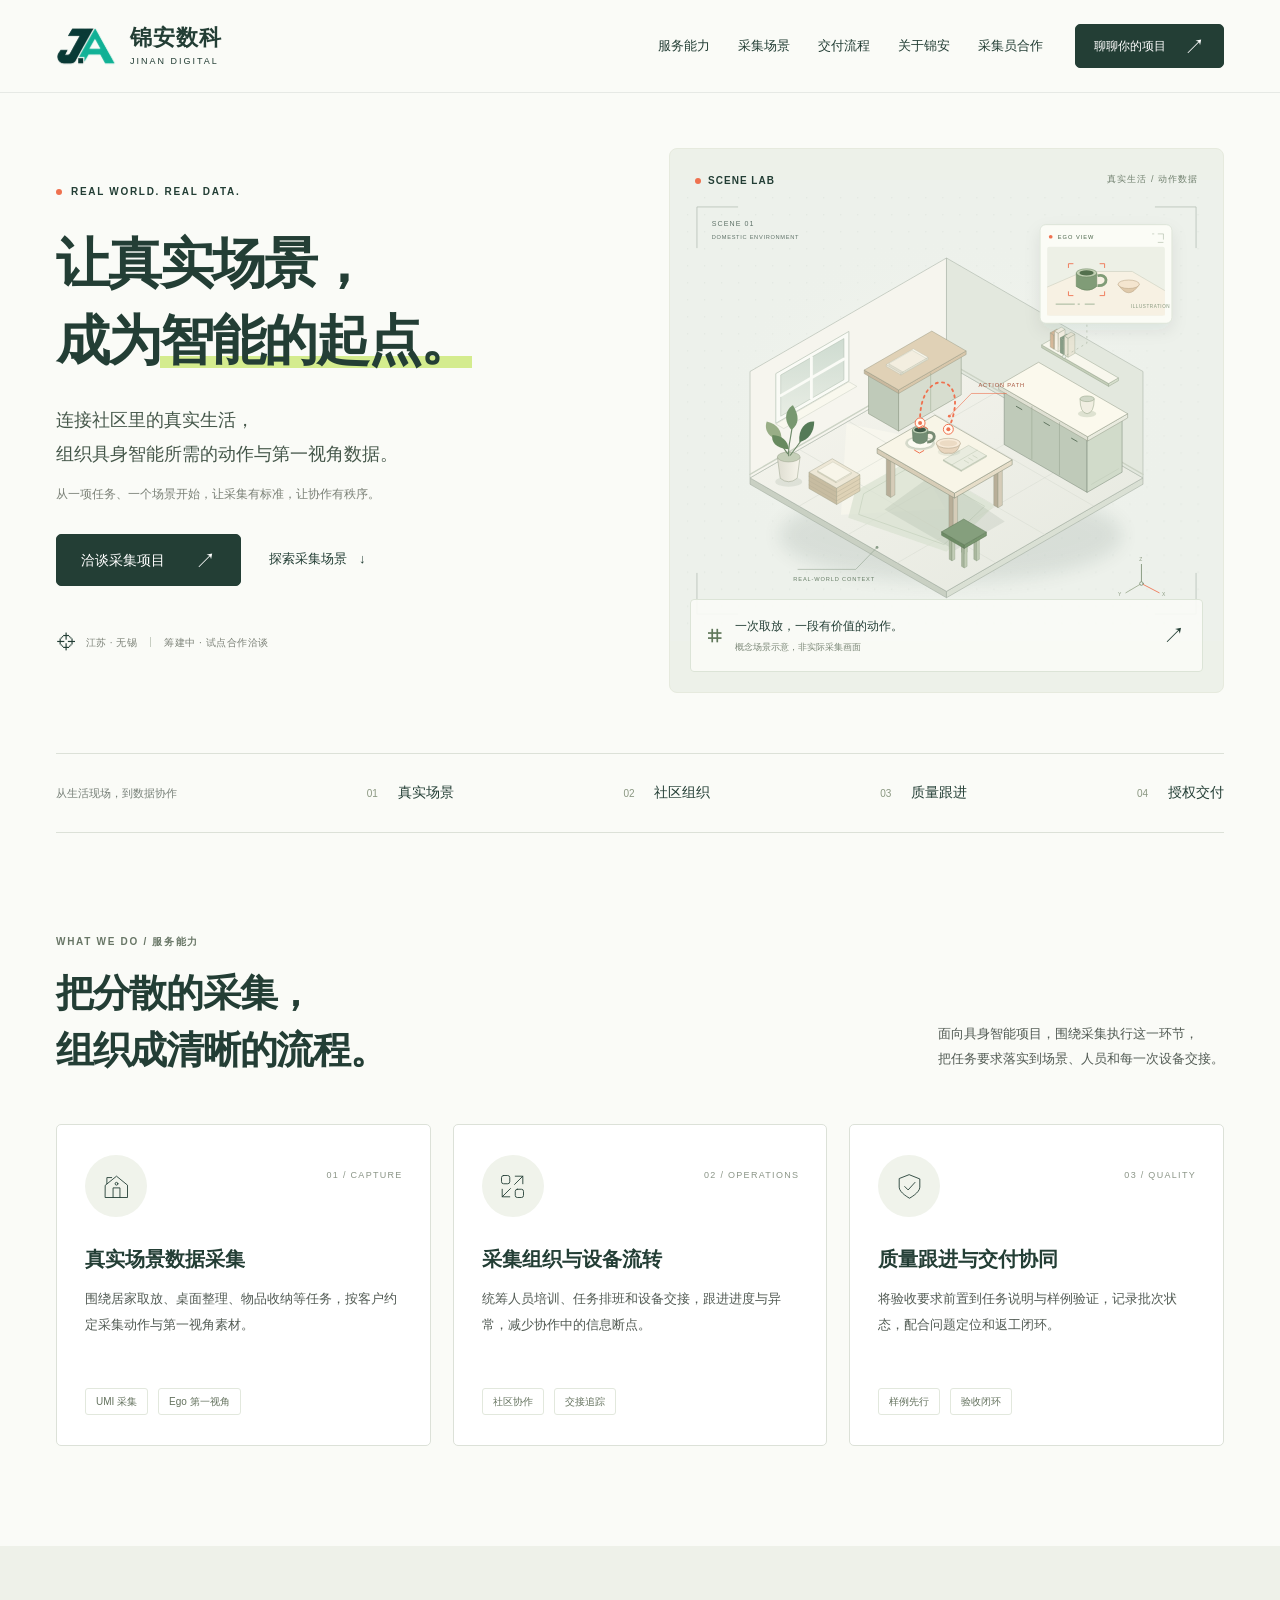
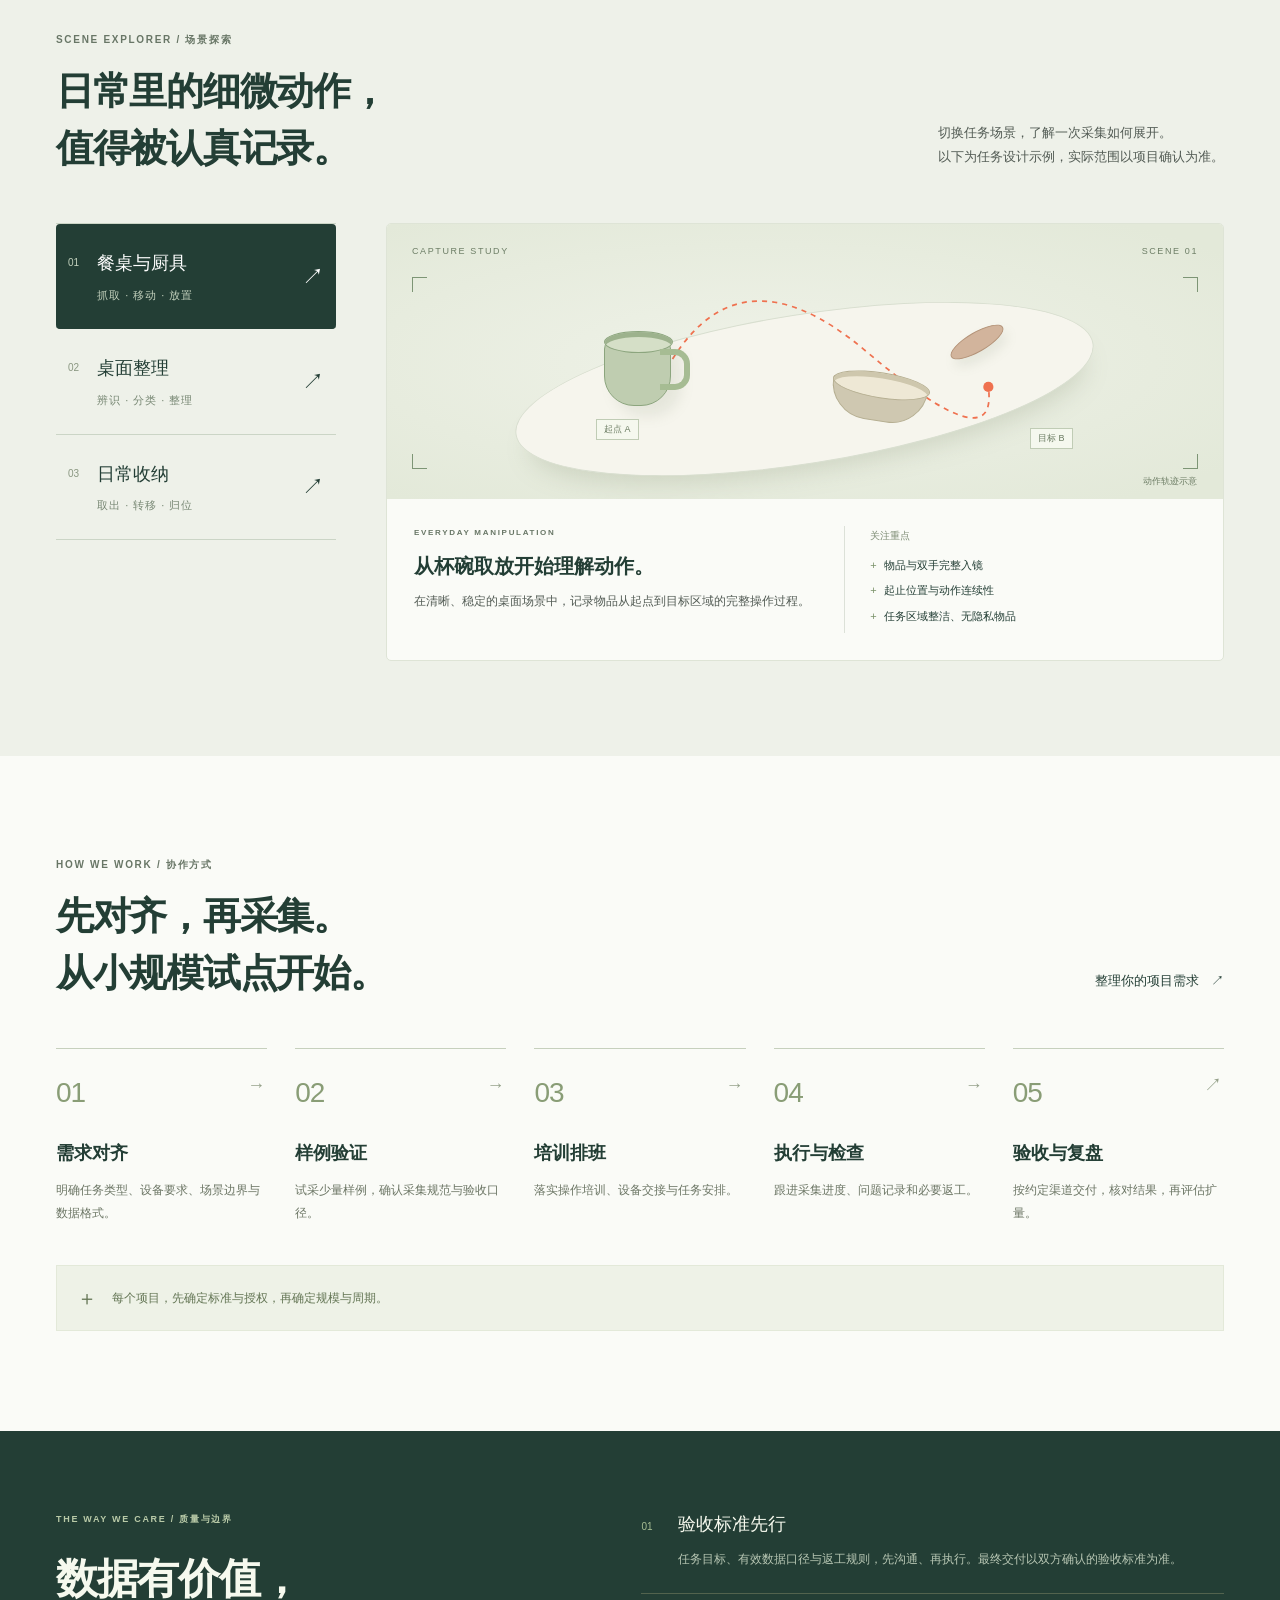
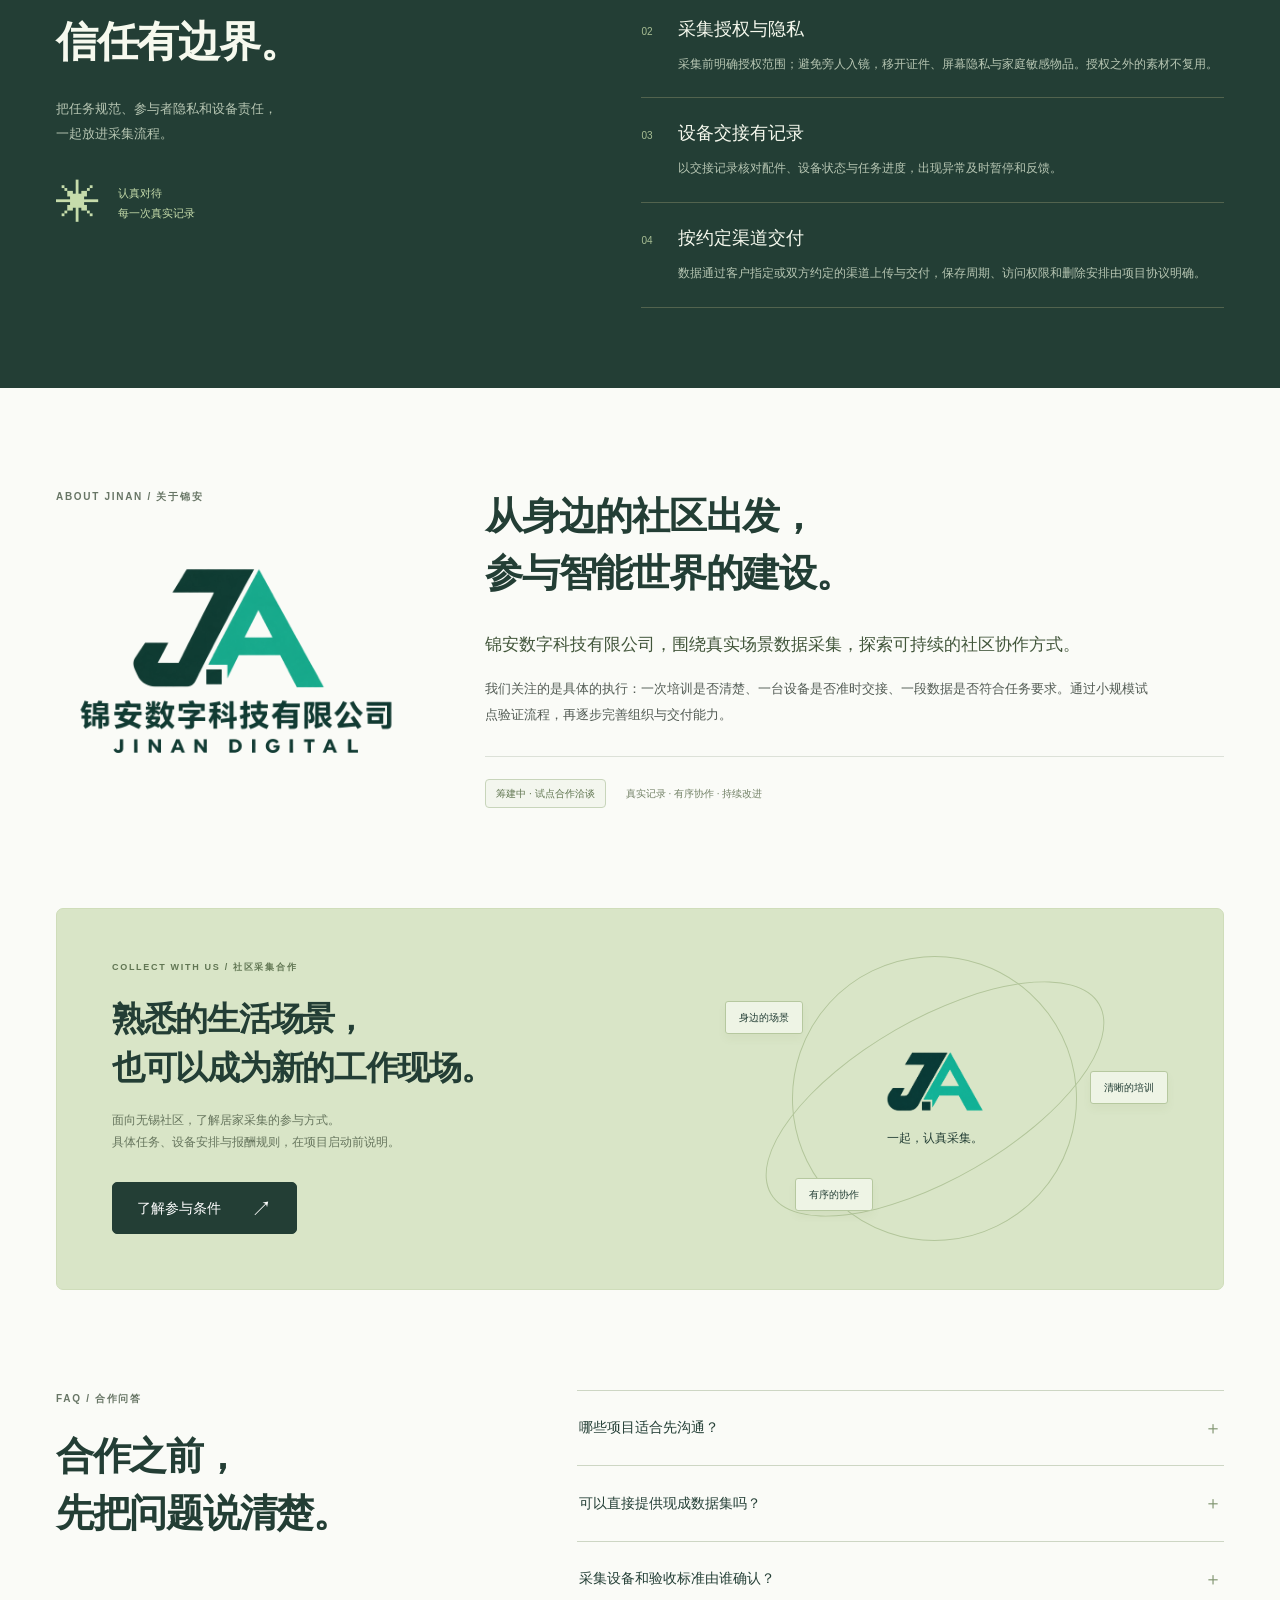
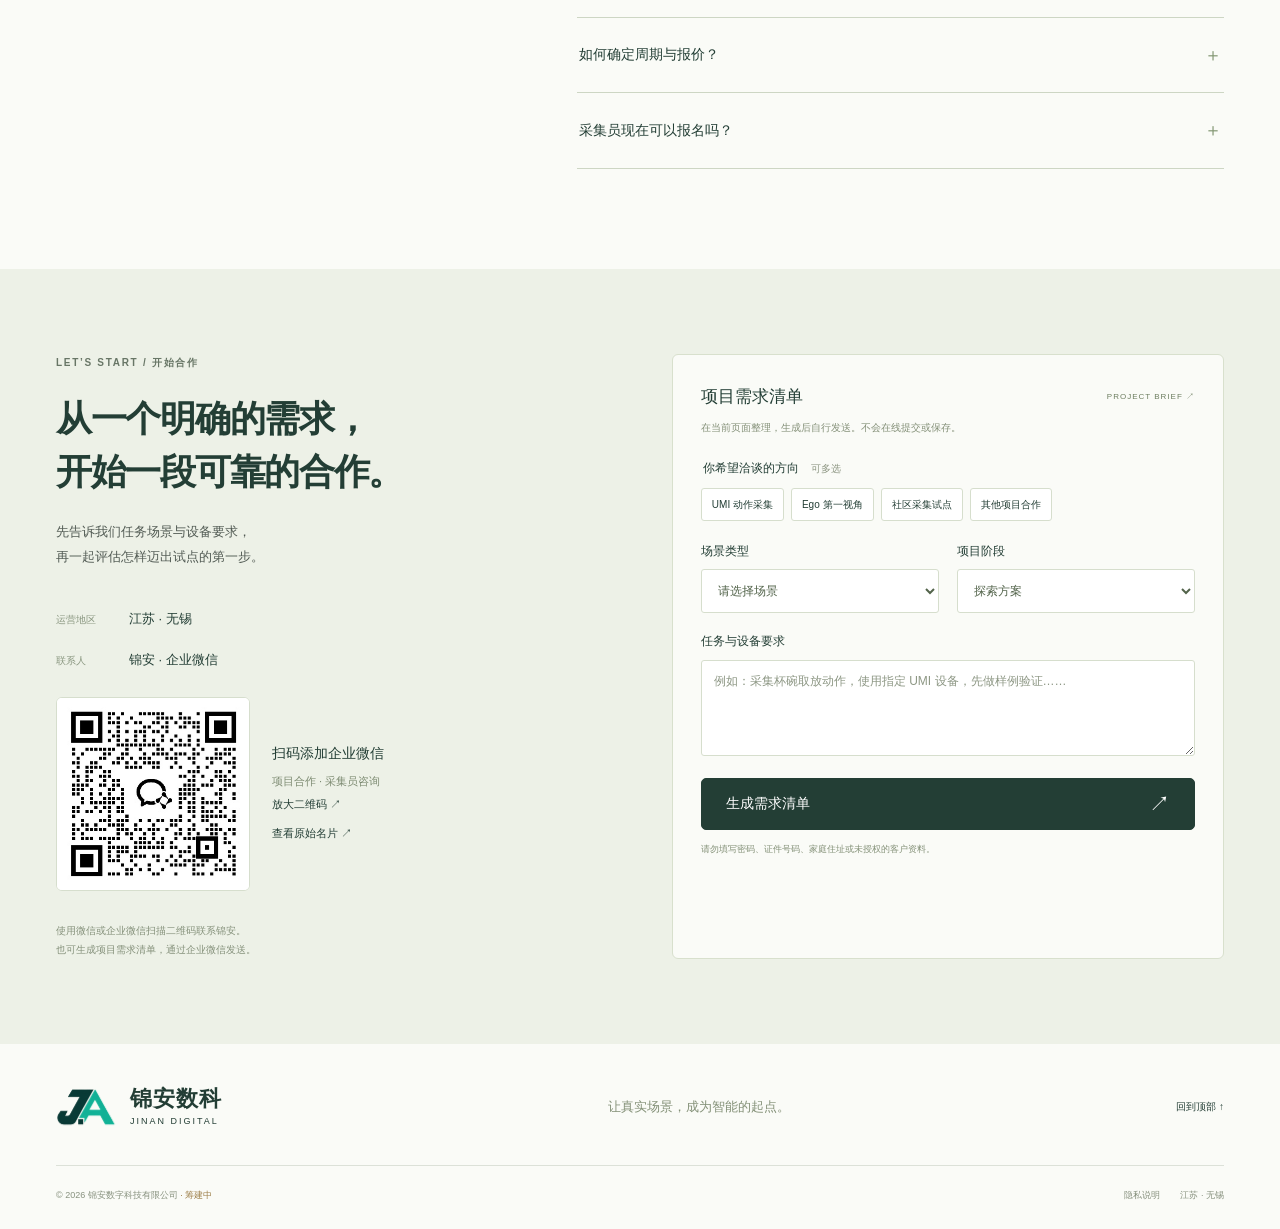
<file: index.html>
<!doctype html>
<html lang="zh-CN">
<head>
  <meta charset="utf-8">
  <meta name="viewport" content="width=device-width, initial-scale=1">
  <title>锦安数字科技有限公司｜让真实场景，成为智能的起点</title>
  <meta name="description" content="锦安数科立足无锡，筹建具身智能真实场景数据采集服务，围绕 UMI 与第一视角采集，组织场景、人员、设备流转与质量跟进，欢迎洽谈小规模试点。">
  <meta name="theme-color" content="#233e35">
  <meta property="og:title" content="锦安数字科技有限公司">
  <meta property="og:description" content="让真实场景，成为智能的起点。具身智能数据采集 · 无锡">
  <meta property="og:type" content="website">
  <link rel="canonical" href="https://jinan2026.github.io/">
  <link rel="icon" href="favicon-ja.svg" type="image/svg+xml">
  <link rel="stylesheet" href="styles.css">
  <script src="site-config.js" defer></script>
  <script src="app.js" defer></script>
</head>
<body>
  <a class="skip" href="#main">跳到正文</a>
  <header class="site-header">
    <div class="container nav-wrap">
      <a class="brand" href="#home" aria-label="锦安数科 首页"><img class="brand-symbol" src="jinan-ja.svg" alt="" width="60" height="38"><span>锦安数科<small>JINAN DIGITAL</small></span></a>
      <button class="menu-toggle" aria-expanded="false" aria-controls="main-nav" aria-label="打开导航"><span></span><span></span></button>
      <nav id="main-nav" aria-label="主导航"><a href="#services">服务能力</a><a href="#scenarios">采集场景</a><a href="#workflow">交付流程</a><a href="#about">关于锦安</a><a href="#community">采集员合作</a></nav>
      <a class="button button-small header-cta" href="#contact">聊聊你的项目 <span aria-hidden="true">↗</span></a>
    </div>
  </header>
  <main id="main">
    <section class="hero container" id="home" aria-labelledby="hero-title">
      <div class="hero-copy">
        <div class="eyebrow"><span class="status-dot"></span> REAL WORLD. REAL DATA.</div>
        <h1 id="hero-title">让真实场景，<br>成为<span class="hero-em">智能的起点。</span></h1>
        <p class="hero-desc">连接社区里的真实生活，<br>组织具身智能所需的动作与第一视角数据。</p>
        <p class="hero-sub">从一项任务、一个场景开始，让采集有标准，让协作有秩序。</p>
        <div class="hero-actions"><a class="button" href="#contact">洽谈采集项目 <span aria-hidden="true">↗</span></a><a class="text-link" href="#scenarios">探索采集场景 <span aria-hidden="true">↓</span></a></div>
        <div class="hero-meta"><span class="pin" aria-hidden="true">⌖</span><span data-city>江苏 · 无锡</span><i></i><span data-stage>筹建中 · 试点合作洽谈</span></div>
      </div>
      <div class="hero-visual">
        <div class="visual-top"><span><i class="live-dot"></i> SCENE LAB</span><span>真实生活 / 动作数据</span></div>
        <img class="scene-art" src="scene-lab.svg" alt="家庭桌面与收纳场景的等距示意图，展示物品和动作轨迹" width="780" height="650" fetchpriority="high">
        <div class="visual-note"><span class="scan-icon" aria-hidden="true">⌗</span><span>一次取放，一段有价值的动作。<small>概念场景示意，非实际采集画面</small></span><span class="visual-arrow" aria-hidden="true">↗</span></div>
      </div>
    </section>
    <div class="principles container" aria-label="服务方向"><span class="principles-label">从生活现场，到数据协作</span><span><b>01</b> 真实场景</span><span><b>02</b> 社区组织</span><span><b>03</b> 质量跟进</span><span><b>04</b> 授权交付</span></div>

    <section class="section container services" id="services" aria-labelledby="service-title">
      <div class="section-heading"><div><p class="eyebrow muted">WHAT WE DO / 服务能力</p><h2 id="service-title">把分散的采集，<br>组织成清晰的流程。</h2></div><p class="section-intro">面向具身智能项目，围绕采集执行这一环节，<br class="desktop-only">把任务要求落实到场景、人员和每一次设备交接。</p></div>
      <div class="service-grid">
        <article class="service-card"><div class="service-icon" aria-hidden="true"><svg viewBox="0 0 48 48"><path d="M8 22 24 9l16 13v18H8zM19 40V26h10v14M10 20v-9h7"/><circle cx="24" cy="20" r="2"/></svg></div><span class="card-no">01 / CAPTURE</span><h3>真实场景数据采集</h3><p>围绕居家取放、桌面整理、物品收纳等任务，按客户约定采集动作与第一视角素材。</p><div class="tags"><span>UMI 采集</span><span>Ego 第一视角</span></div></article>
        <article class="service-card"><div class="service-icon" aria-hidden="true"><svg viewBox="0 0 48 48"><rect x="8" y="8" width="12" height="12" rx="3"/><rect x="28" y="28" width="12" height="12" rx="3"/><path d="M28 9h11v11m0-11L27 21M9 28v11h11m-11 0 12-12"/></svg></div><span class="card-no">02 / OPERATIONS</span><h3>采集组织与设备流转</h3><p>统筹人员培训、任务排班和设备交接，跟进进度与异常，减少协作中的信息断点。</p><div class="tags"><span>社区协作</span><span>交接追踪</span></div></article>
        <article class="service-card"><div class="service-icon" aria-hidden="true"><svg viewBox="0 0 48 48"><path d="M24 7 39 13v12c0 8-15 16-15 16S9 33 9 25V13zM17 24l5 5 10-11"/></svg></div><span class="card-no">03 / QUALITY</span><h3>质量跟进与交付协同</h3><p>将验收要求前置到任务说明与样例验证，记录批次状态，配合问题定位和返工闭环。</p><div class="tags"><span>样例先行</span><span>验收闭环</span></div></article>
      </div>
    </section>

    <section class="scenario-section" id="scenarios" aria-labelledby="scenario-title"><div class="container">
      <div class="section-heading"><div><p class="eyebrow muted">SCENE EXPLORER / 场景探索</p><h2 id="scenario-title">日常里的细微动作，<br>值得被认真记录。</h2></div><p class="section-intro">切换任务场景，了解一次采集如何展开。<br>以下为任务设计示例，实际范围以项目确认为准。</p></div>
      <div class="scenario-layout"><div class="scene-tabs" role="tablist" aria-label="选择采集场景" aria-orientation="vertical">
        <button id="tab-kitchen" class="scene-tab active" role="tab" aria-selected="true" aria-controls="scene-panel" data-scene="kitchen"><span class="tab-index">01</span><span><strong>餐桌与厨具</strong><small>抓取 · 移动 · 放置</small></span><span aria-hidden="true">↗</span></button>
        <button id="tab-desk" class="scene-tab" role="tab" aria-selected="false" aria-controls="scene-panel" tabindex="-1" data-scene="desk"><span class="tab-index">02</span><span><strong>桌面整理</strong><small>辨识 · 分类 · 整理</small></span><span aria-hidden="true">↗</span></button>
        <button id="tab-storage" class="scene-tab" role="tab" aria-selected="false" aria-controls="scene-panel" tabindex="-1" data-scene="storage"><span class="tab-index">03</span><span><strong>日常收纳</strong><small>取出 · 转移 · 归位</small></span><span aria-hidden="true">↗</span></button>
      </div><div class="scenario-panel" role="tabpanel" id="scene-panel" aria-labelledby="tab-kitchen" tabindex="0">
        <div class="scene-demo" data-demo="kitchen" aria-hidden="true"><div class="demo-header"><span>CAPTURE STUDY</span><span id="demo-code">SCENE 01</span></div><div class="capture-corner tl"></div><div class="capture-corner tr"></div><div class="capture-corner bl"></div><div class="capture-corner br"></div><div class="demo-surface"></div><div class="object object-one"></div><div class="object object-two"></div><div class="object object-three"></div><svg class="motion-path" viewBox="0 0 600 270"><path d="M160 150Q230 15 360 125T480 160"/><circle cx="160" cy="150" r="5"/><circle cx="480" cy="160" r="5"/></svg><span class="object-label label-from">起点 A</span><span class="object-label label-to">目标 B</span><span class="demo-caption">动作轨迹示意</span></div>
        <div class="scene-detail"><div><p class="eyebrow muted" id="scene-type">EVERYDAY MANIPULATION</p><h3 id="scene-title">从杯碗取放开始理解动作。</h3><p id="scene-description">在清晰、稳定的桌面场景中，记录物品从起点到目标区域的完整操作过程。</p></div><div class="scene-focus"><span>关注重点</span><ul id="scene-focus"><li>物品与双手完整入镜</li><li>起止位置与动作连续性</li><li>任务区域整洁、无隐私物品</li></ul></div></div>
      </div></div>
      <noscript><p class="no-js-note">其他场景示例：桌面整理关注物品分类与任务顺序；日常收纳关注取出、转移与归位的完整过程。</p></noscript>
    </div></section>

    <section class="section container" id="workflow" aria-labelledby="workflow-title">
      <div class="section-heading"><div><p class="eyebrow muted">HOW WE WORK / 协作方式</p><h2 id="workflow-title">先对齐，再采集。<br>从小规模试点开始。</h2></div><a class="text-link" href="#contact">整理你的项目需求 <span aria-hidden="true">↗</span></a></div>
      <ol class="process"><li><span class="step-no">01</span><h3>需求对齐</h3><p>明确任务类型、设备要求、场景边界与数据格式。</p></li><li><span class="step-no">02</span><h3>样例验证</h3><p>试采少量样例，确认采集规范与验收口径。</p></li><li><span class="step-no">03</span><h3>培训排班</h3><p>落实操作培训、设备交接与任务安排。</p></li><li><span class="step-no">04</span><h3>执行与检查</h3><p>跟进采集进度、问题记录和必要返工。</p></li><li><span class="step-no">05</span><h3>验收与复盘</h3><p>按约定渠道交付，核对结果，再评估扩量。</p></li></ol>
      <div class="workflow-foot"><span class="small-cross" aria-hidden="true">＋</span> 每个项目，先确定标准与授权，再确定规模与周期。</div>
    </section>

    <section class="quality-section" aria-labelledby="quality-title"><div class="container quality-layout"><div class="quality-heading"><p class="eyebrow">THE WAY WE CARE / 质量与边界</p><h2 id="quality-title">数据有价值，<br>信任有边界。</h2><p>把任务规范、参与者隐私和设备责任，<br>一起放进采集流程。</p><div class="quality-stamp"><span aria-hidden="true">✳</span><span>认真对待<br>每一次真实记录</span></div></div><div class="quality-list">
        <article><span>01</span><div><h3>验收标准先行</h3><p>任务目标、有效数据口径与返工规则，先沟通、再执行。最终交付以双方确认的验收标准为准。</p></div></article>
        <article><span>02</span><div><h3>采集授权与隐私</h3><p>采集前明确授权范围；避免旁人入镜，移开证件、屏幕隐私与家庭敏感物品。授权之外的素材不复用。</p></div></article>
        <article><span>03</span><div><h3>设备交接有记录</h3><p>以交接记录核对配件、设备状态与任务进度，出现异常及时暂停和反馈。</p></div></article>
        <article><span>04</span><div><h3>按约定渠道交付</h3><p>数据通过客户指定或双方约定的渠道上传与交付，保存周期、访问权限和删除安排由项目协议明确。</p></div></article>
      </div></div></section>

    <section class="section container about" id="about" aria-labelledby="about-title"><div class="about-label"><p class="eyebrow muted">ABOUT JINAN / 关于锦安</p><img class="about-logo" src="jinan-logo-full.png" alt="锦安数字科技有限公司，JINAN DIGITAL" width="1536" height="1024" loading="lazy"></div><div class="about-copy"><h2 id="about-title">从身边的社区出发，<br>参与智能世界的建设。</h2><p class="about-lead">锦安数字科技有限公司，围绕真实场景数据采集，探索可持续的社区协作方式。</p><p>我们关注的是具体的执行：一次培训是否清楚、一台设备是否准时交接、一段数据是否符合任务要求。通过小规模试点验证流程，再逐步完善组织与交付能力。</p><div class="about-bottom"><span class="stage-pill" data-stage>筹建中 · 试点合作洽谈</span><span>真实记录 · 有序协作 · 持续改进</span></div></div></section>

    <section class="community-section container" id="community" aria-labelledby="community-title"><div><p class="eyebrow">COLLECT WITH US / 社区采集合作</p><h2 id="community-title">熟悉的生活场景，<br>也可以成为新的工作现场。</h2><p>面向无锡社区，了解居家采集的参与方式。<br>具体任务、设备安排与报酬规则，在项目启动前说明。</p><button class="button button-light" type="button" data-open-join>了解参与条件 <span aria-hidden="true">↗</span></button><noscript><p>参与条件：年满 18 周岁、能完成操作培训、具备经授权且适合任务的采集空间、能按约定交接设备。请通过商务联系方式咨询。</p></noscript></div><div class="community-graphic" aria-hidden="true"><div class="orbit orbit-one"></div><div class="orbit orbit-two"></div><div class="community-center"><img class="brand-symbol" src="jinan-ja.svg" alt="" width="60" height="38"><span>一起，认真采集。</span></div><span class="orbit-tag tag-home">身边的场景</span><span class="orbit-tag tag-train">清晰的培训</span><span class="orbit-tag tag-plan">有序的协作</span></div></section>

    <section class="section container faq-section" aria-labelledby="faq-title"><div><p class="eyebrow muted">FAQ / 合作问答</p><h2 id="faq-title">合作之前，<br>先把问题说清楚。</h2></div><div class="faq-list"><details><summary>哪些项目适合先沟通？<span aria-hidden="true">＋</span></summary><p>涉及家庭或桌面操作的 UMI、Ego 第一视角采集项目，可以先提供任务说明与设备要求。我们会一起评估场景适配、人员组织和试点安排，具体可执行范围以评估结果为准。</p></details><details><summary>可以直接提供现成数据集吗？<span aria-hidden="true">＋</span></summary><p>当前以项目制采集服务筹备与试点洽谈为主，暂不在本网站提供现成数据集下载或售卖。客户授权范围之外的数据不会转售或复用。</p></details><details><summary>采集设备和验收标准由谁确认？<span aria-hidden="true">＋</span></summary><p>设备型号、提供方式、使用授权、数据格式与验收规则，需要在启动前由双方书面确认。设备兼容性和任务可行性通过样例采集验证。</p></details><details><summary>如何确定周期与报价？<span aria-hidden="true">＋</span></summary><p>根据任务复杂度、场景要求、质量标准、设备条件和预计规模综合评估，样例验证后再确认正式计划。本网站不承诺固定单价、产量或验收通过率。</p></details><details><summary>采集员现在可以报名吗？<span aria-hidden="true">＋</span></summary><p>目前处于筹建与试点准备阶段，可先了解参与条件。实际招募以明确的项目需求为准，劳动安排、报酬和结算规则会在参与前书面说明。</p></details></div></section>

    <section class="contact-section" id="contact" aria-labelledby="contact-title"><div class="container contact-layout"><div class="contact-copy"><p class="eyebrow muted">LET’S START / 开始合作</p><h2 id="contact-title">从一个明确的需求，<br>开始一段可靠的合作。</h2><p>先告诉我们任务场景与设备要求，<br>再一起评估怎样迈出试点的第一步。</p><div class="contact-lines" id="contact-lines"><span class="contact-city"><b>运营地区</b><span data-city>江苏 · 无锡</span></span><span><b>联系人</b><span>锦安 · 企业微信</span></span></div><div class="wecom-contact"><button class="qr-preview" type="button" data-open-qr aria-label="放大锦安的企业微信二维码"><span class="qr-window"><img class="wecom-card-image" src="contact-wecom.jpg" alt="锦安企业微信联系二维码" width="1200" height="2412" loading="lazy"></span></button><div class="wecom-copy"><strong>扫码添加企业微信</strong><p>项目合作 · 采集员咨询</p><button class="text-link" type="button" data-open-qr>放大二维码 ↗</button><a class="text-link original-card-link" href="contact-wecom.jpg" target="_blank" rel="noopener">查看原始名片 ↗</a></div></div><p class="contact-caption">使用微信或企业微信扫描二维码联系锦安。<br>也可生成项目需求清单，通过企业微信发送。</p></div>
      <form id="brief-form" class="brief-form"><div class="form-top"><span>项目需求清单</span><span>PROJECT BRIEF ↗</span></div><p class="form-note">在当前页面整理，生成后自行发送。不会在线提交或保存。</p><fieldset><legend>你希望洽谈的方向 <span>可多选</span></legend><div class="choice-group"><label><input type="checkbox" name="service" value="UMI 动作采集"><span>UMI 动作采集</span></label><label><input type="checkbox" name="service" value="Ego 第一视角采集"><span>Ego 第一视角</span></label><label><input type="checkbox" name="service" value="社区采集试点"><span>社区采集试点</span></label><label><input type="checkbox" name="service" value="其他项目合作"><span>其他项目合作</span></label></div></fieldset><div class="form-row"><label>场景类型<select name="scene"><option value="待沟通">请选择场景</option><option>餐桌与厨具</option><option>桌面整理</option><option>日常收纳</option><option>多场景 / 其他</option></select></label><label>项目阶段<select name="stage"><option>探索方案</option><option>样例验证</option><option>准备试点</option><option>已有明确任务</option></select></label></div><label class="field-label">任务与设备要求<textarea name="details" rows="3" maxlength="2000" placeholder="例如：采集杯碗取放动作，使用指定 UMI 设备，先做样例验证……"></textarea></label><button class="button form-submit" type="submit" disabled>生成需求清单 <span aria-hidden="true">↗</span></button><p class="form-privacy">请勿填写密码、证件号码、家庭住址或未授权的客户资料。</p><div id="brief-output" class="brief-output" hidden><label for="brief-text">需求清单已生成，可继续修改</label><textarea id="brief-text" rows="8" maxlength="6000"></textarea><div class="output-actions"><button type="button" class="button button-small" id="download-brief">下载清单</button><button type="button" class="button button-small button-outline" id="copy-brief">复制内容</button><a class="text-link" id="email-brief" hidden>用邮件发送 ↗</a></div><p id="brief-status" role="status" aria-live="polite"></p></div><noscript><p>需求清单工具需要启用 JavaScript。你也可以自行整理任务类型、场景、设备、目标数量、时间及验收要求，联系公司沟通。</p></noscript></form>
    </div></section>
  </main>
  <footer class="site-footer"><div class="container"><div class="footer-top"><a class="brand" href="#home"><img class="brand-symbol" src="jinan-ja.svg" alt="" width="60" height="38"><span>锦安数科<small>JINAN DIGITAL</small></span></a><p>让真实场景，成为智能的起点。</p><a href="#home" class="back-top">回到顶部 ↑</a></div><div class="footer-bottom"><span>© <span id="year">2026</span> <span data-company>锦安数字科技有限公司</span><span class="footer-stage"> · 筹建中</span></span><div><a href="privacy.html">隐私说明</a><span id="filing-links"></span><span data-city>江苏 · 无锡</span></div></div></div></footer>
  <dialog id="join-dialog" aria-labelledby="join-title"><button class="dialog-close" type="button" data-close-dialog aria-label="关闭参与说明">×</button><p class="eyebrow muted">COLLECT WITH US</p><h2 id="join-title">先了解，再参与。</h2><p>我们正在筹备无锡社区采集试点，具体招募随项目需求开展。</p><ul class="join-conditions"><li><b>成年参与者</b><span>年满 18 周岁，能够独立理解任务与操作要求。</span></li><li><b>合适的采集空间</b><span>空间使用已获授权，具备满足任务要求的光线与网络条件。</span></li><li><b>认真完成培训</b><span>按规范采集，保护自己和他人隐私，及时反馈异常。</span></li><li><b>配合设备交接</b><span>按约定时间交接并检查设备，实际任务和劳动时间另行明确。</span></li></ul><p class="join-note">报酬、结算、设备责任与保障安排，在参与前书面确认。了解条件不代表报名成功或获得任务。</p><a class="button" href="#contact" data-close-dialog>查看联系方式 <span aria-hidden="true">↗</span></a></dialog>
  <dialog id="qr-dialog" aria-labelledby="qr-title"><button class="dialog-close" type="button" data-close-qr aria-label="关闭二维码">×</button><p class="eyebrow muted">BUSINESS CONTACT</p><h2 id="qr-title">联系锦安</h2><p>扫描二维码，添加企业微信</p><div class="qr-window qr-large"><img class="wecom-card-image" src="contact-wecom.jpg" alt="锦安企业微信联系二维码，放大显示" width="1200" height="2412"></div><p class="qr-help">手机上可打开原始名片，再保存到相册识别。</p><a class="button original-card-link" href="contact-wecom.jpg" target="_blank" rel="noopener">打开原始名片 ↗</a></dialog>
  <div id="toast" class="toast" role="status" aria-live="polite"></div>
</body></html>
</file>
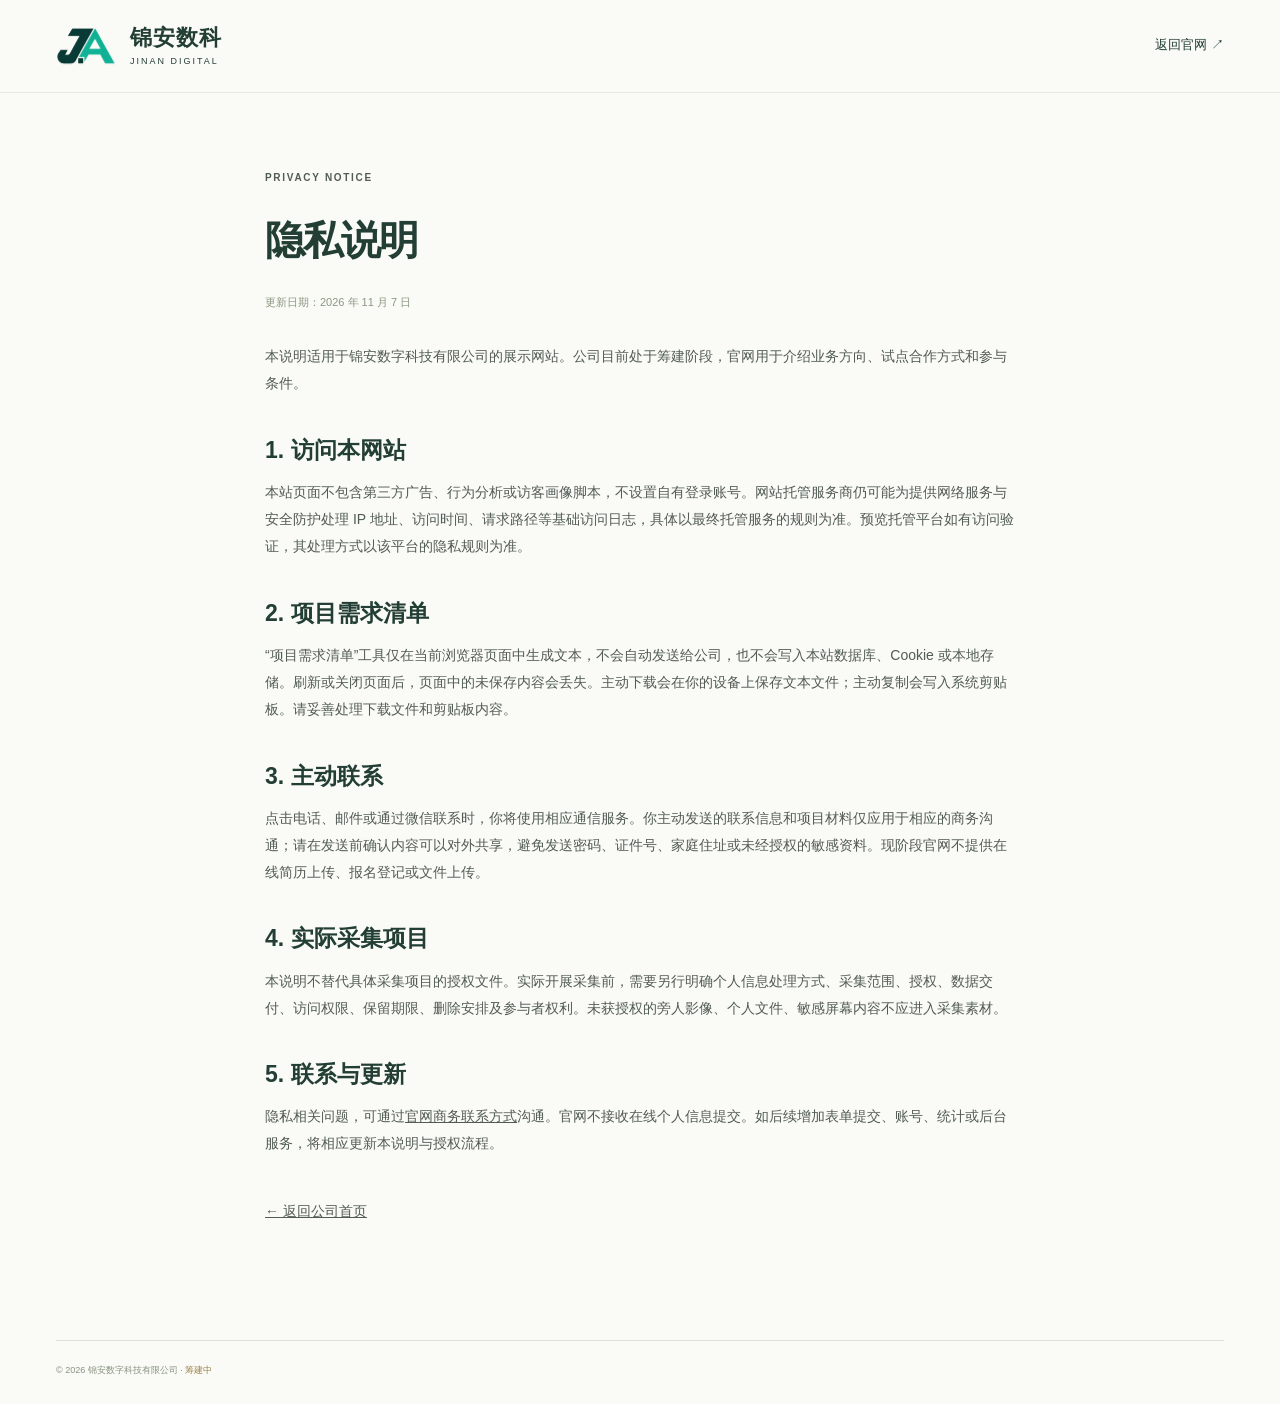
<file: privacy.html>
<!doctype html><html lang="zh-CN"><head><meta charset="utf-8"><meta name="viewport" content="width=device-width, initial-scale=1"><title>隐私说明｜锦安数字科技有限公司</title><meta name="description" content="锦安数科官网的访问、项目需求清单与商务联系隐私说明。"><link rel="canonical" href="https://jinan2026.github.io/privacy.html"><link rel="icon" href="favicon-ja.svg" type="image/svg+xml"><link rel="stylesheet" href="styles.css"><script src="site-config.js" defer></script><script src="app.js" defer></script></head><body><header class="site-header"><div class="container nav-wrap"><a class="brand" href="index.html"><img class="brand-symbol" src="jinan-ja.svg" alt="" width="60" height="38"><span>锦安数科<small>JINAN DIGITAL</small></span></a><a href="index.html#contact" class="text-link">返回官网 ↗</a></div></header><main class="privacy-main"><p class="eyebrow muted">PRIVACY NOTICE</p><h1>隐私说明</h1><p class="policy-date">更新日期：2026 年 11 月 7 日</p><p>本说明适用于锦安数字科技有限公司的展示网站。公司目前处于筹建阶段，官网用于介绍业务方向、试点合作方式和参与条件。</p><h2>1. 访问本网站</h2><p>本站页面不包含第三方广告、行为分析或访客画像脚本，不设置自有登录账号。网站托管服务商仍可能为提供网络服务与安全防护处理 IP 地址、访问时间、请求路径等基础访问日志，具体以最终托管服务的规则为准。预览托管平台如有访问验证，其处理方式以该平台的隐私规则为准。</p><h2>2. 项目需求清单</h2><p>“项目需求清单”工具仅在当前浏览器页面中生成文本，不会自动发送给公司，也不会写入本站数据库、Cookie 或本地存储。刷新或关闭页面后，页面中的未保存内容会丢失。主动下载会在你的设备上保存文本文件；主动复制会写入系统剪贴板。请妥善处理下载文件和剪贴板内容。</p><h2>3. 主动联系</h2><p>点击电话、邮件或通过微信联系时，你将使用相应通信服务。你主动发送的联系信息和项目材料仅应用于相应的商务沟通；请在发送前确认内容可以对外共享，避免发送密码、证件号、家庭住址或未经授权的敏感资料。现阶段官网不提供在线简历上传、报名登记或文件上传。</p><h2>4. 实际采集项目</h2><p>本说明不替代具体采集项目的授权文件。实际开展采集前，需要另行明确个人信息处理方式、采集范围、授权、数据交付、访问权限、保留期限、删除安排及参与者权利。未获授权的旁人影像、个人文件、敏感屏幕内容不应进入采集素材。</p><h2>5. 联系与更新</h2><p>隐私相关问题，可通过<a href="index.html#contact">官网商务联系方式</a>沟通。官网不接收在线个人信息提交。如后续增加表单提交、账号、统计或后台服务，将相应更新本说明与授权流程。</p><p style="margin-top:40px"><a href="index.html">← 返回公司首页</a></p></main><footer class="site-footer"><div class="container footer-bottom"><span>© <span id="year">2026</span> <span data-company>锦安数字科技有限公司</span><span class="footer-stage"> · 筹建中</span></span><span id="filing-links"></span></div></footer></body></html>
</file>
<file: styles.css>
:root{--ink:#233e35;--body:#525b54;--muted:#778078;--line:#dce1d8;--paper:#fafbf7;--green:#d4ec8e;--mint:#edf1e9;--orange:#ef714f;--white:#fff;--radius:5px}*{box-sizing:border-box}html{scroll-behavior:smooth;scroll-padding-top:96px}body{margin:0;background:var(--paper);color:var(--ink);font-family:Inter,-apple-system,BlinkMacSystemFont,"PingFang SC","Microsoft YaHei","Noto Sans CJK SC",sans-serif;-webkit-font-smoothing:antialiased;font-size:15px;line-height:1.7}button,input,textarea,select{font:inherit}button,a,input,textarea,select{-webkit-tap-highlight-color:transparent}button,a{touch-action:manipulation}a{color:inherit;text-decoration:none}button{color:inherit;cursor:pointer}img{max-width:100%;height:auto;display:block}button:focus-visible,a:focus-visible,input:focus-visible,select:focus-visible,textarea:focus-visible,summary:focus-visible,[tabindex]:focus-visible{outline:3px solid #bb5e39;outline-offset:5px}p,h1,h2,h3{margin:0}h1,h2,h3{font-weight:600}h2{font-size:clamp(30px,3vw,42px);line-height:1.48;letter-spacing:-1.3px}h3{font-size:22px;line-height:1.5}p{color:var(--body)}.container{width:min(1280px,calc(100% - 112px));margin-inline:auto}.skip{position:fixed;top:-100px;left:20px;z-index:100;background:var(--ink);color:white;padding:12px 20px}.skip:focus{top:8px}.site-header{position:sticky;top:0;background:rgba(250,251,247,.97);border-bottom:1px solid rgba(35,62,53,.09);z-index:50}.nav-wrap{height:92px;display:flex;align-items:center;justify-content:space-between;gap:32px}.brand{display:flex;gap:12px;align-items:center;flex-shrink:0;font-size:22px;line-height:1.35;font-weight:650;letter-spacing:1px}.brand small{display:block;font-size:9px;font-weight:500;letter-spacing:2px;line-height:1.8}.nav-wrap nav{display:flex;gap:28px;margin-left:auto;font-size:13px}.nav-wrap nav a{position:relative}.nav-wrap nav a:hover{color:#637d3e}.nav-wrap nav a:after{content:'';height:1px;position:absolute;background:var(--ink);bottom:-6px;left:0;width:0;transition:width .2s}.nav-wrap nav a:hover:after{width:100%}.button{border:1px solid var(--ink);background:var(--ink);color:#fff;min-height:52px;padding:12px 24px;display:inline-flex;align-items:center;justify-content:center;gap:30px;border-radius:var(--radius);font-size:14px;line-height:1.5;font-weight:500;transition:background .2s,transform .2s}.button:disabled{opacity:.5;cursor:not-allowed;transform:none}.button:hover{background:#3c5b4d;transform:translateY(-2px)}.button span[aria-hidden]{font-size:21px;line-height:1}.button-small{min-height:44px;padding:10px 18px;font-size:12px;gap:18px}.button-outline{background:transparent;color:var(--ink)}.button-outline:hover{background:var(--mint)}.button-light{background:var(--green);border-color:var(--green);color:var(--ink)}.button-light:hover{background:#e3f4b5}.menu-toggle{display:none}.hero{display:grid;grid-template-columns:1.04fr 1fr;gap:36px;padding-top:55px;padding-bottom:60px;align-items:center;min-height:660px}.eyebrow{font-size:10px;font-weight:600;letter-spacing:1.7px;line-height:1.8;display:flex;align-items:center;gap:9px;color:var(--ink);margin-bottom:20px}.muted{color:#687666}.status-dot,.live-dot{display:inline-block;width:6px;height:6px;border-radius:50%;background:var(--orange)}h1{font-size:clamp(38px,4.25vw,60px);line-height:1.43;letter-spacing:-2px;margin:24px 0 23px;white-space:nowrap}.hero-em{position:relative;z-index:1}.hero-em:after{content:'';position:absolute;left:0;bottom:3px;height:12px;width:100%;background:var(--green);z-index:-1}.hero-desc{font-size:18px;line-height:1.9;color:#45574a}.hero-sub{font-size:12px;color:#7b8177;margin-top:12px}.hero-actions{display:flex;gap:28px;align-items:center;margin-top:30px}.text-link{font-size:13px;display:inline-flex;align-items:center;gap:12px;border-bottom:1px solid transparent;padding-block:8px}.text-link:hover{border-color:currentColor}.hero-meta{display:flex;align-items:center;gap:10px;font-size:10px;color:#7b8177;margin-top:40px;letter-spacing:.5px}.hero-meta i{width:1px;height:10px;background:#c7cec2;margin:0 3px}.pin{font-size:19px;color:var(--ink)}.hero-visual{position:relative;background:#edf1e9;border:1px solid #e6eade;align-self:stretch;max-height:550px;min-height:440px;border-radius:8px;overflow:hidden;display:flex;flex-direction:column;justify-content:space-between}.visual-top{display:flex;justify-content:space-between;padding:23px 25px;font-size:9px;color:#71816f;letter-spacing:1px;z-index:1}.visual-top>span:first-child{font-size:10px;color:var(--ink);display:flex;align-items:center;gap:7px;font-weight:600}.scene-art{width:100%;position:absolute;inset:20px 0 auto;height:calc(100% - 60px);object-fit:contain}.visual-note{margin:0 20px 20px;z-index:1;display:flex;align-items:center;gap:13px;padding:16px 17px;border:1px solid #dce4d7;background:rgba(250,251,247,.93);border-radius:4px;font-size:12px}.visual-note small{display:block;font-size:9px;color:#7c8878;margin-top:3px}.scan-icon{font-size:27px;line-height:1;color:#61785b}.visual-arrow{margin-left:auto;font-size:22px}.principles{display:flex;gap:32px;align-items:center;justify-content:space-between;padding-block:27px;border-block:1px solid var(--line);font-size:14px}.principles-label{font-size:11px;color:var(--muted);margin-right:20px}.principles b{color:#8a9781;font-size:10px;font-weight:500;margin-right:16px}.section{padding-block:100px}.section-heading{display:flex;justify-content:space-between;align-items:flex-end;gap:40px;margin-bottom:46px}.section-heading .eyebrow{margin-bottom:14px}.section-intro{font-size:13px;line-height:1.9;max-width:370px;padding-bottom:7px}.service-grid{display:grid;grid-template-columns:repeat(3,1fr);gap:22px}.service-card{background:#fff;border:1px solid var(--line);padding:30px 28px;position:relative;border-radius:5px}.service-icon{width:62px;height:62px;background:#f0f3eb;border-radius:50%;display:grid;place-items:center;margin-bottom:27px}.service-icon svg{height:33px;width:33px;fill:none;stroke:var(--ink);stroke-width:1.3;stroke-linecap:round;stroke-linejoin:round}.card-no{position:absolute;top:43px;right:27px;color:#8b9587;font-size:9px;letter-spacing:1.3px}.service-card h3{font-size:20px;margin-bottom:12px}.service-card p{font-size:13px;line-height:1.95;min-height:76px}.tags{display:flex;gap:10px;flex-wrap:wrap;margin-top:26px}.tags span{font-size:10px;padding:4px 10px;border:1px solid #e2e8dd;border-radius:3px;color:#63715d}.scenario-section{padding-block:85px 95px;background:#eef1e9}.scenario-layout{display:grid;grid-template-columns:280px 1fr;gap:50px;align-items:start}.scene-tabs{border-top:1px solid #cbd5c6}.scene-tab{width:100%;background:transparent;border:0;border-bottom:1px solid #cbd5c6;padding:24px 12px;display:flex;gap:18px;text-align:left;align-items:center;min-height:105px}.scene-tab .tab-index{font-size:10px;align-self:flex-start;margin-top:6px;color:#8a9781}.scene-tab strong{font-weight:500;font-size:18px;display:block}.scene-tab small{display:block;font-size:11px;letter-spacing:1px;margin-top:7px;color:#778773}.scene-tab>span:last-child{font-size:22px;margin-left:auto}.scene-tab.active{background:var(--ink);color:white;border-radius:4px;border-color:var(--ink)}.scene-tab.active small,.scene-tab.active .tab-index{color:#c3d1bd}.scene-tab:not(.active):hover{background:#e4eadc}.scenario-panel{background:var(--paper);border:1px solid #dee4d6;border-radius:5px;overflow:hidden}.scene-demo{height:275px;position:relative;overflow:hidden;background:radial-gradient(ellipse at 45% 50%,#eff2e8 0,#e3e9d9 90%)}.demo-header{position:absolute;left:25px;right:25px;top:20px;display:flex;justify-content:space-between;font-size:9px;letter-spacing:1.6px;color:#6d7e66}.capture-corner{position:absolute;width:15px;height:15px;border-color:#7d9575;border-style:solid;z-index:3}.tl{top:53px;left:25px;border-width:1px 0 0 1px}.tr{top:53px;right:25px;border-width:1px 1px 0 0}.bl{bottom:30px;left:25px;border-width:0 0 1px 1px}.br{bottom:30px;right:25px;border-width:0 1px 1px 0}.demo-surface{width:70%;height:150px;position:absolute;top:90px;left:15%;border-radius:50%;background:#f6f5ed;border:1px solid #d9dfd0;box-shadow:0 18px 25px -12px #7f8b6a40;transform:rotate(-9deg)}.object{position:absolute;z-index:2;transition:all .35s}.object-one{height:67px;width:67px;background:#bfcdb0;border:1px solid #8ca57e;border-radius:10px 10px 30px 30px;top:115px;left:26%;box-shadow:10px 10px 14px #83907324}.object-one:before{content:'';position:absolute;left:-1px;top:-9px;width:67px;height:20px;border-radius:50%;background:#d5dfc7;border:1px solid #8ca57e;box-shadow:inset 0 5px 0 #9db28d}.object-one:after{content:'';position:absolute;right:-20px;top:9px;width:24px;height:29px;border:6px solid #a6bc93;border-left:0;border-radius:0 15px 15px 0}.object-two{top:158px;left:53%;height:39px;width:96px;background:#cfc8b1;border:1px solid #b6af92;border-radius:3px 3px 45px 45px;transform:rotate(9deg)}.object-two:before{content:'';position:absolute;top:-11px;left:-1px;width:96px;height:24px;border-radius:50%;background:#eee8d5;border:1px solid #b6af92;box-shadow:inset 0 5px 0 #cec7ad}.object-three{top:108px;left:67%;height:20px;width:60px;background:#d2b49c;border:1px solid #b49378;transform:rotate(-30deg);border-radius:50%;box-shadow:0 8px 12px #83907324}.motion-path{position:absolute;width:100%;height:100%;top:0;left:0;fill:var(--orange);pointer-events:none}.motion-path path{fill:none;stroke:var(--orange);stroke-width:1.7;stroke-dasharray:5 5}.object-label{position:absolute;font-size:9px;color:#6b7c62;border:1px solid #c0ccb5;background:#f5f8ee;padding:2px 7px;z-index:3}.label-from{top:195px;left:25%}.label-to{top:204px;right:18%}.demo-caption{position:absolute;bottom:10px;right:26px;font-size:9px;color:#6e7e66}.scene-detail{display:grid;grid-template-columns:1.15fr 1fr;gap:26px;padding:27px}.scene-detail .eyebrow{font-size:8px;margin:0 0 10px}.scene-detail h3{font-size:20px}.scene-detail p{font-size:12px;margin-top:9px;line-height:1.85}.scene-focus{border-left:1px solid var(--line);padding-left:25px;font-size:11px}.scene-focus>span{color:#7d8c74;font-size:10px}.scene-focus ul{list-style:none;padding:0;margin:11px 0 0}.scene-focus li{margin:7px 0}.scene-focus li:before{content:'+';margin-right:7px;color:#7c946b}.scene-demo[data-demo=desk] .object-one{height:18px;width:92px;border-radius:2px;background:#cfb793;border-color:#b49b79;transform:rotate(-14deg);top:140px}.scene-demo[data-demo=desk] .object-one:before{width:92px;height:60px;top:-43px;border-radius:2px;background:#eadac1;box-shadow:none;border-color:#b49b79;transform:skewX(20deg)}.scene-demo[data-demo=desk] .object-one:after{display:none}.scene-demo[data-demo=desk] .object-two{background:#c3cdb0;border-color:#9caa87;transform:rotate(7deg);height:25px;width:83px;border-radius:2px}.scene-demo[data-demo=desk] .object-two:before{width:83px;height:50px;top:-28px;border-radius:2px;transform:skewX(-25deg);background:#dbe4cc;box-shadow:none;border-color:#9caa87}.scene-demo[data-demo=desk] .object-three{height:7px;border-radius:4px;top:120px;left:60%;transform:rotate(20deg);background:#ee9478}.scene-demo[data-demo=storage] .object-one{width:93px;height:55px;top:143px;background:#c3b296;border:1px solid #a89474;border-radius:2px;transform:skewY(8deg)}.scene-demo[data-demo=storage] .object-one:before{width:93px;height:45px;top:-32px;border-radius:2px;transform:skewX(-35deg);left:15px;border-color:#a89474;background:#e0d0b5;box-shadow:inset 0 8px 0 #a8947455}.scene-demo[data-demo=storage] .object-one:after{width:31px;height:55px;right:-32px;top:-17px;border:1px solid #a89474;border-radius:1px;transform:skewY(-45deg);background:#b8a17e}.scene-demo[data-demo=storage] .object-two{border-radius:7px;height:20px;width:72px;background:#9cad9b;border-color:#7b927c;top:156px;left:59%}.scene-demo[data-demo=storage] .object-two:before{width:72px;height:30px;top:-20px;border-radius:6px;transform:skewX(-20deg);background:#d5e0ce;box-shadow:none;border-color:#7b927c}.scene-demo[data-demo=storage] .object-three{top:179px;left:63%;height:13px;width:66px;border-radius:4px;background:#d8bd9a}.process{display:grid;grid-template-columns:repeat(5,1fr);list-style:none;margin:0;padding:0;gap:28px}.process li{border-top:1px solid #c6d0bd;padding-top:20px;position:relative}.process li:after{content:'→';position:absolute;right:2px;top:21px;color:#95a18a;font-size:18px}.process li:last-child:after{content:'↗'}.step-no{font-size:28px;letter-spacing:-1px;font-weight:300;color:#899d76}.process h3{font-size:18px;margin:24px 0 12px}.process p{font-size:12px;color:#6c7665;line-height:1.9}.workflow-foot{background:#eef2e7;border:1px solid #e3e9d9;margin-top:40px;display:flex;align-items:center;gap:15px;font-size:12px;padding:15px 20px;color:#647655}.small-cross{font-size:20px}.quality-section{background:var(--ink);padding-block:80px;color:#f6f9ee}.quality-layout{display:grid;grid-template-columns:1fr 1.2fr;gap:100px}.quality-heading .eyebrow{color:#b9caa8;font-size:9px}.quality-heading h2{font-size:42px;line-height:1.5}.quality-heading>p:not(.eyebrow){font-size:13px;color:#b7c6b3;line-height:1.9;margin-top:24px}.quality-stamp{display:flex;align-items:center;gap:17px;margin-top:35px;color:#c6dcab;font-size:11px;line-height:1.8}.quality-stamp>span:first-child{font-size:45px;line-height:1}.quality-list article{display:flex;gap:25px;border-bottom:1px solid #52634e;padding:22px 0}.quality-list article:first-child{padding-top:0}.quality-list article>span{font-size:10px;color:#a8be94;margin-top:7px}.quality-list h3{font-size:18px;font-weight:500}.quality-list p{font-size:12px;line-height:1.9;color:#b7c6b3;margin-top:10px}.about{display:grid;grid-template-columns:1fr 2fr;gap:60px}.location-mark{display:block;margin-top:40px;font-family:"Songti SC","STSong",serif;font-size:65px;line-height:1.15;letter-spacing:6px;color:#bcc8ae;position:relative;max-width:150px}.location-mark>span{font-family:Arial,sans-serif;position:absolute;right:12px;top:10px;writing-mode:vertical-rl;font-size:11px;letter-spacing:5px}.about-copy h2{margin-bottom:27px}.about-copy p{font-size:13px;line-height:2;margin-bottom:15px;max-width:670px}.about-copy .about-lead{font-size:17px;color:#42563b;line-height:1.9}.about-bottom{border-top:1px solid var(--line);margin-top:28px;padding-top:22px;display:flex;flex-wrap:wrap;gap:20px;align-items:center;font-size:10px;color:#738267}.stage-pill{border:1px solid #c8d5bb;padding:5px 10px;border-radius:4px;color:#5f754f;background:#f3f6ee;font-size:10px}.community-section{background:#d9e5c7;border:1px solid #cfddba;border-radius:7px;display:grid;grid-template-columns:1.2fr 1fr;gap:30px;padding:50px 55px;overflow:hidden}.community-section .eyebrow{font-size:9px;color:#617653}.community-section h2{font-size:33px}.community-section p:not(.eyebrow){font-size:12px;color:#66755d;line-height:1.9;margin-top:16px}.community-section .button{margin-top:28px;background:var(--ink);color:#fff;border:1px solid var(--ink)}.community-section .button:hover{background:#3c5b4d}.community-graphic{position:relative;display:grid;place-items:center;min-height:280px}.orbit{border:1px solid #b3c69b;border-radius:50%;position:absolute;height:285px;width:285px;transform:rotate(-26deg)}.orbit-two{height:160px;width:380px;transform:rotate(-30deg)}.community-center{text-align:center;display:grid;place-items:center;position:relative;z-index:1;gap:15px;font-size:12px}.orbit-tag{position:absolute;z-index:2;font-size:10px;background:#eef4e5;border:1px solid #b6c89f;padding:7px 13px;border-radius:3px;box-shadow:0 5px 10px #4c69200c}.tag-home{left:5%;top:15%}.tag-train{right:0;top:40%}.tag-plan{left:20%;bottom:10%}.faq-section{display:grid;grid-template-columns:1fr 1.5fr;gap:90px}.faq-list{border-top:1px solid #cdd6c4}.faq-list details{border-bottom:1px solid #cdd6c4}.faq-list summary{list-style:none;padding:22px 2px;display:flex;justify-content:space-between;align-items:center;gap:15px;font-size:14px;cursor:pointer}.faq-list summary::-webkit-details-marker{display:none}.faq-list summary>span{font-size:18px;color:#819671;transition:transform .2s}.faq-list details[open] summary>span{transform:rotate(45deg)}.faq-list p{padding:0 25px 22px 2px;font-size:12px;line-height:1.9}.contact-section{background:#edf1e7;padding-block:85px}.contact-layout{display:grid;grid-template-columns:1fr 1.05fr;gap:90px}.contact-copy h2{font-size:36px}.contact-copy>p:not(.eyebrow){font-size:13px;margin-top:22px;line-height:1.9}.contact-lines{margin-top:38px;display:flex;flex-direction:column;gap:18px;font-size:13px}.contact-lines>span{display:flex;gap:25px}.contact-lines b{font-size:10px;min-width:48px;font-weight:500;color:#8a9780;line-height:2.3}.contact-lines a{text-decoration:underline;text-underline-offset:4px;overflow-wrap:anywhere}.contact-pending{color:#819173}.contact-copy .contact-caption{font-size:10px!important;color:#85917b;line-height:1.9;margin-top:30px!important}.contact-qr{width:112px;height:112px;object-fit:contain;border:6px solid white;border-radius:4px;margin-left:73px}.brief-form{background:var(--paper);border:1px solid #d8e0cd;padding:28px;border-radius:6px}.form-top{display:flex;justify-content:space-between;gap:15px;align-items:center;margin-bottom:7px;font-size:17px}.form-top>span:last-child{font-size:8px;letter-spacing:1px;color:#6d7e60}.form-note{font-size:10px;color:#849078;margin-bottom:22px}.brief-form fieldset{padding:0;margin:0 0 20px;border:0;min-width:0}.brief-form legend{font-size:12px;margin-bottom:10px;width:100%}.brief-form legend span{font-size:10px;color:#8b9480;margin-left:9px}.choice-group{display:flex;gap:7px;flex-wrap:wrap}.choice-group label{cursor:pointer;position:relative}.choice-group input{position:absolute;opacity:0;width:1px;height:1px}.choice-group span{display:block;font-size:10px;background:#fff;padding:7px 10px;border:1px solid #d6decd;border-radius:3px;transition:all .15s}.choice-group input:checked+span{background:#e3edcf;border-color:#6b8750;color:#3a5729}.choice-group input:focus-visible+span{outline:3px solid #bb5e39;outline-offset:3px}.form-row{display:grid;grid-template-columns:1fr 1fr;gap:18px;margin-bottom:18px}.form-row label,.field-label{font-size:12px;display:block}.brief-form select,.brief-form textarea{width:100%;display:block;color:#53644b;background:#fff;border:1px solid #d6decd;border-radius:3px;padding:10px 12px;font-size:12px;margin-top:8px}.brief-form select{min-height:44px}.brief-form textarea{resize:vertical;min-height:96px;line-height:1.8}.brief-form textarea::placeholder{color:#8d9784}.form-submit{width:100%;margin-top:22px;justify-content:space-between}.form-privacy{font-size:9px;line-height:1.8;margin-top:11px;color:#839077}.brief-output{margin-top:24px;padding-top:18px;border-top:1px solid var(--line)}.brief-output label{font-size:12px}.brief-output textarea{min-height:220px}.output-actions{display:flex;gap:10px;align-items:center;margin-top:15px;flex-wrap:wrap}.brief-output [role=status]{font-size:11px;margin-top:9px;color:#526e3e}.site-footer{padding-top:40px;padding-bottom:26px}.footer-top{display:flex;align-items:center;justify-content:space-between;gap:25px;margin-bottom:35px}.footer-top p{font-size:13px;color:#839077}.back-top{font-size:10px}.footer-bottom{display:flex;justify-content:space-between;gap:20px;border-top:1px solid var(--line);padding-top:22px;font-size:9px;color:#87917e}.footer-bottom>div{display:flex;gap:20px;align-items:center;flex-wrap:wrap}.footer-stage{color:#9b7d46}#filing-links:empty{display:none}#filing-links{display:flex;gap:15px;flex-wrap:wrap}.footer-bottom a:hover{text-decoration:underline}dialog{border:1px solid var(--line);border-radius:10px;padding:42px;width:min(580px,calc(100% - 32px));max-height:85dvh;overflow-y:auto;color:var(--ink);background:var(--paper);box-shadow:0 20px 80px #14291f30}dialog::backdrop{background:#14291f88;backdrop-filter:blur(4px)}dialog h2{font-size:32px;margin:15px 0}dialog>p:not(.eyebrow){font-size:13px}.dialog-close{position:absolute;top:16px;right:16px;width:36px;height:36px;border:1px solid var(--line);background:white;border-radius:50%;font-size:25px;line-height:1}.join-conditions{list-style:none;padding:0;margin:24px 0;border-top:1px solid var(--line)}.join-conditions li{padding:14px 0;border-bottom:1px solid var(--line)}.join-conditions b{font-size:13px;display:block}.join-conditions span{font-size:12px;color:#708064;display:block;margin-top:4px}.join-note{background:var(--mint);padding:14px;margin-bottom:22px;font-size:11px!important;color:#6d7e60}.toast{position:fixed;left:50%;bottom:30px;transform:translate(-50%,20px);background:var(--ink);color:white;font-size:13px;border-radius:4px;max-width:calc(100% - 36px);padding:10px 20px;opacity:0;pointer-events:none;z-index:100;transition:.2s}.toast.visible{opacity:1;transform:translate(-50%,0)}.no-js-note{font-size:13px;margin-top:20px}.privacy-main{max-width:800px;margin:75px auto;padding-inline:25px}.privacy-main h1{font-size:40px;white-space:normal}.privacy-main h2{font-size:23px;margin:35px 0 12px;letter-spacing:0}.privacy-main p,.privacy-main li{font-size:14px;line-height:1.95;color:var(--body)}.privacy-main a{text-decoration:underline}.privacy-main .eyebrow{font-size:10px}.privacy-main .policy-date{font-size:11px;color:#8b9780;margin-bottom:30px}[hidden]{display:none!important}
@media(min-width:1600px){.container{max-width:1350px}.hero{min-height:720px}h1{font-size:65px}.hero-visual{max-height:580px}}
@media(max-width:1190px){.container{width:calc(100% - 72px)}.nav-wrap{gap:20px}.nav-wrap nav{gap:19px;font-size:12px}.header-cta{padding:9px 14px;gap:12px}.hero{gap:22px;min-height:600px}h1{font-size:46px}.hero-desc{font-size:16px}.hero-visual{min-height:440px}.principles{gap:15px}.principles-label{margin:0}.scenario-layout{grid-template-columns:240px 1fr;gap:30px}.scene-detail{grid-template-columns:1fr}.scene-focus{border:0;border-top:1px solid var(--line);padding:14px 0 0}.scene-focus ul{display:flex;flex-wrap:wrap;gap:0 15px}.quality-layout{gap:60px}.contact-layout{gap:45px}.service-card{padding:26px 22px}.service-card h3{font-size:18px}.service-card p{font-size:12px}.community-section{padding:45px 35px}.community-section h2{font-size:29px}.faq-section{gap:50px}}
@media(max-width:980px){.brand{font-size:19px}.nav-wrap{height:80px;gap:15px}.nav-wrap nav{gap:17px}.header-cta{display:none}.hero{min-height:560px;padding-top:35px;padding-bottom:45px}.hero-visual{min-height:420px}h1{font-size:38px;letter-spacing:-1.5px}.hero-sub{font-size:11px}.hero-actions{gap:20px}.hero-actions .button{padding:12px 16px;gap:15px}.hero-actions .text-link{font-size:11px}.hero-meta{font-size:9px;gap:7px}.principles{font-size:12px}.principles-label{font-size:10px}.principles b{margin-right:10px}.section{padding-block:75px}.section-intro{max-width:300px;font-size:12px}.service-grid{gap:14px}.service-card{padding:22px 18px}.service-icon{height:50px;width:50px}.card-no{font-size:8px;right:18px;top:42px}.tags{gap:6px}.tags span{font-size:9px;padding:4px 7px}.scenario-layout{grid-template-columns:200px 1fr;gap:24px}.scene-tab{padding:22px 10px;gap:12px}.scene-tab strong{font-size:16px}.scene-tab small{font-size:10px}.quality-layout{gap:45px}.quality-heading h2{font-size:36px}.about{grid-template-columns:1fr 2fr;gap:30px}.community-section{grid-template-columns:1.2fr 1fr;gap:15px}.orbit{width:220px;height:220px}.orbit-two{width:290px;height:125px}.orbit-tag{font-size:9px;padding:5px 8px}.contact-layout{gap:35px}.contact-copy h2{font-size:29px}.brief-form{padding:22px}.form-row{gap:10px}.quality-list article{gap:18px}.footer-top p{font-size:11px}}
@media(max-width:760px){html{scroll-padding-top:85px}.container{width:calc(100% - 40px)}.nav-wrap{height:76px}.brand{font-size:20px}.brand img{width:36px;height:36px}.brand small{font-size:8px}.menu-toggle{display:flex;flex-direction:column;align-items:center;justify-content:center;gap:6px;width:44px;height:44px;border:1px solid var(--line);background:transparent;border-radius:4px;margin-left:auto}.menu-toggle span{height:1px;width:18px;background:var(--ink);transition:.2s}.menu-toggle[aria-expanded=true] span:first-child{transform:translateY(3.5px) rotate(45deg)}.menu-toggle[aria-expanded=true] span:last-child{transform:translateY(-3.5px) rotate(-45deg)}.nav-wrap nav{display:none;position:absolute;top:75px;left:0;width:100%;background:var(--paper);border-bottom:1px solid var(--line);padding:15px 24px 24px;box-shadow:0 12px 20px #233e350a}.nav-wrap nav.open{display:flex;flex-direction:column;gap:0}.nav-wrap nav a{padding:12px 0;font-size:14px;border-bottom:1px solid #e8ecdf}.nav-wrap nav a:after{display:none}.hero{display:flex;flex-direction:column;align-items:stretch;gap:30px;padding-block:36px 30px;min-height:0}.hero .eyebrow{font-size:9px;margin-bottom:15px}h1{font-size:clamp(34px,8vw,51px);line-height:1.45;margin:18px 0;letter-spacing:-1.5px}.hero-em:after{height:9px;bottom:2px}.hero-desc{font-size:16px;line-height:1.9}.hero-sub{font-size:11px;max-width:330px;line-height:1.9}.hero-actions{margin-top:24px;gap:26px}.hero-actions .text-link{font-size:12px}.hero-actions .button{padding-inline:20px;gap:25px}.hero-meta{margin-top:24px;font-size:9px}.hero-visual{height:390px;min-height:0;max-height:none}.scene-art{inset:10px 0 auto;height:calc(100% - 50px)}.visual-top{padding:18px;font-size:8px}.visual-top>span:first-child{font-size:9px}.visual-note{margin:0 14px 14px;padding:12px;font-size:11px}.principles{padding-block:20px;display:grid;grid-template-columns:1fr 1fr;row-gap:16px;font-size:12px}.principles-label{grid-column:span 2;font-size:10px;margin-bottom:2px}.principles b{margin-right:14px}.section{padding-block:60px}.section-heading{display:block;margin-bottom:30px}.section-heading h2,h2{font-size:30px;letter-spacing:-.8px;line-height:1.5}.section-heading .eyebrow,.eyebrow{font-size:9px;margin-bottom:13px}.section-intro{margin-top:20px;font-size:12px;max-width:none}.desktop-only{display:none}.service-grid{grid-template-columns:1fr;gap:14px}.service-card{padding:24px;min-height:230px}.service-icon{height:50px;width:50px;margin-bottom:20px}.service-icon svg{height:29px;width:29px}.card-no{right:24px;top:40px;font-size:9px}.service-card h3{font-size:20px}.service-card p{min-height:0;font-size:13px;line-height:1.9}.tags{margin-top:20px;gap:10px}.tags span{font-size:10px}.scenario-section{padding-block:55px}.scenario-layout{display:block}.scene-tabs{display:grid;grid-template-columns:repeat(3,1fr);gap:7px;border:0;margin-bottom:18px}.scene-tab{display:block;border:1px solid #ced7c6;border-radius:4px;padding:13px 8px;min-height:80px;text-align:center}.scene-tab .tab-index{font-size:8px}.scene-tab strong{font-size:13px;margin-top:4px}.scene-tab small{display:none}.scene-tab>span:last-child{display:none}.scene-demo{height:245px}.scene-detail{padding:23px;gap:20px}.scene-detail h3{font-size:19px}.scene-focus ul{display:block}.scene-focus li{font-size:11px}.process{grid-template-columns:1fr;gap:0;border-top:1px solid #c6d0bd}.process li{display:grid;grid-template-columns:45px 1fr;column-gap:18px;padding:22px 20px 22px 0;border-top:0;border-bottom:1px solid #d7dfce}.step-no{grid-row:span 2;font-size:24px}.process li:after{top:25px;right:0}.process h3{font-size:17px;margin:0 0 5px}.process p{font-size:12px}.workflow-foot{padding:13px 16px;margin-top:25px;font-size:11px;align-items:flex-start}.section-heading>.text-link{margin-top:16px}.quality-section{padding-block:55px}.quality-layout{grid-template-columns:1fr;gap:35px}.quality-heading h2{font-size:32px}.quality-heading>p:not(.eyebrow){font-size:13px;margin-top:18px}.quality-stamp{display:none}.quality-list article{padding-block:22px}.quality-list h3{font-size:18px}.quality-list p{font-size:12px}.quality-list article:first-child{padding-top:20px;border-top:1px solid #52634e}.about{display:block}.location-mark{display:none}.about-copy h2{margin:24px 0 22px}.about-copy .about-lead{font-size:16px}.about-copy p{font-size:13px}.about-bottom{gap:14px}.community-section{display:block;padding:30px 25px}.community-section h2{font-size:27px}.community-section p:not(.eyebrow){font-size:12px}.community-graphic{margin-top:20px;min-height:230px}.orbit-one{height:200px;width:200px}.orbit-two{width:290px;height:120px}.community-center img{width:52px;height:52px}.tag-home{left:5%;top:15%}.tag-train{right:3%;top:40%}.tag-plan{bottom:6%}.faq-section{display:block}.faq-list{margin-top:30px}.faq-list summary{font-size:13px;padding-block:20px}.contact-section{padding-block:55px}.contact-layout{display:block}.contact-copy h2{font-size:29px}.contact-copy>p:not(.eyebrow){font-size:13px}.contact-lines{margin-top:25px;font-size:13px;gap:13px}.contact-copy .contact-caption{margin-top:20px!important}.brief-form{padding:22px;margin-top:30px}.form-top{font-size:16px}.form-note{font-size:10px;line-height:1.8}.brief-form select,.brief-form textarea{font-size:14px}.choice-group span{font-size:11px}.form-privacy{font-size:10px}.footer-top{display:grid;grid-template-columns:1fr auto;gap:20px;margin-bottom:25px}.footer-top p{grid-row:2;grid-column:1/3;font-size:11px}.back-top{grid-column:2;grid-row:1}.footer-bottom{flex-direction:column;gap:14px;font-size:9px;line-height:1.8}.footer-bottom>div{gap:18px}dialog{padding:33px 24px}.privacy-main{margin:45px auto}.privacy-main h1{font-size:32px}.privacy-main h2{font-size:21px}.scene-detail .eyebrow{font-size:8px}}
@media(prefers-reduced-motion:reduce){html{scroll-behavior:auto}*,*:before,*:after{transition:none!important;animation:none!important}}
@media print{.site-header,.hero-visual,.community-graphic,.brief-form,.menu-toggle,.hero-actions,.back-top{display:none}.container{width:100%}.section,.quality-section,.scenario-section,.contact-section{padding:24px 0}.hero{display:block;min-height:0}.hero-copy{padding:0}body{font-size:11px;background:white}.quality-section{color:#233e35;background:white}.quality-section p,.quality-section .eyebrow{color:#52644b}.scenario-section{background:white}.service-grid{grid-template-columns:repeat(3,1fr)}a{color:inherit}.community-section{background:white}.community-section .button{display:none}}

/* Approved JA identity: display the original artwork at its natural proportions. */
.brand{gap:14px}.brand .brand-symbol{width:60px;height:auto;flex-shrink:0}.community-center .brand-symbol{width:100px;height:auto}.about-logo{width:100%;max-width:360px;height:auto;margin-top:35px;object-fit:contain}
@media(max-width:760px){.brand{gap:12px}.brand .brand-symbol{width:48px;height:auto}.community-center .brand-symbol{width:86px;height:auto}.about-logo{width:270px;max-width:100%;height:auto;margin:18px 0 22px}}

/* Display the supplied contact card unchanged, framing its original QR region. */
.wecom-contact{display:flex;gap:22px;align-items:center;margin-top:25px}.qr-preview{border:1px solid #d6decd;border-radius:6px;background:#fff;padding:0;flex-shrink:0;overflow:hidden}.qr-window{display:block;position:relative;width:192px;aspect-ratio:1;overflow:hidden;background:white}.qr-window .wecom-card-image{position:absolute;max-width:none;width:375%;height:auto;left:-232.5%;top:-432.8125%;display:block}.wecom-copy{min-width:0}.wecom-copy strong{font-size:14px;font-weight:500}.wecom-copy p{font-size:11px;margin-top:6px;color:#7d8b72}.wecom-copy .text-link{display:flex;justify-content:flex-start;font-size:11px;padding:5px 0;background:transparent;border:0}.wecom-copy .text-link:hover{text-decoration:underline}.original-card-link{overflow-wrap:anywhere}#qr-dialog{text-align:center;width:min(440px,calc(100% - 32px));padding:34px 24px}#qr-dialog .eyebrow{justify-content:center}#qr-dialog h2{font-size:28px}.qr-large{width:min(304px,100%);margin:20px auto}.qr-help{font-size:11px!important;margin-bottom:17px}#qr-dialog .button{font-size:13px}
@media(max-width:760px){.wecom-contact{gap:16px;flex-wrap:wrap}.qr-window{width:180px}.qr-large{width:min(304px,100%)}.wecom-copy strong{font-size:13px}.wecom-copy p{font-size:10px}}
</file>
